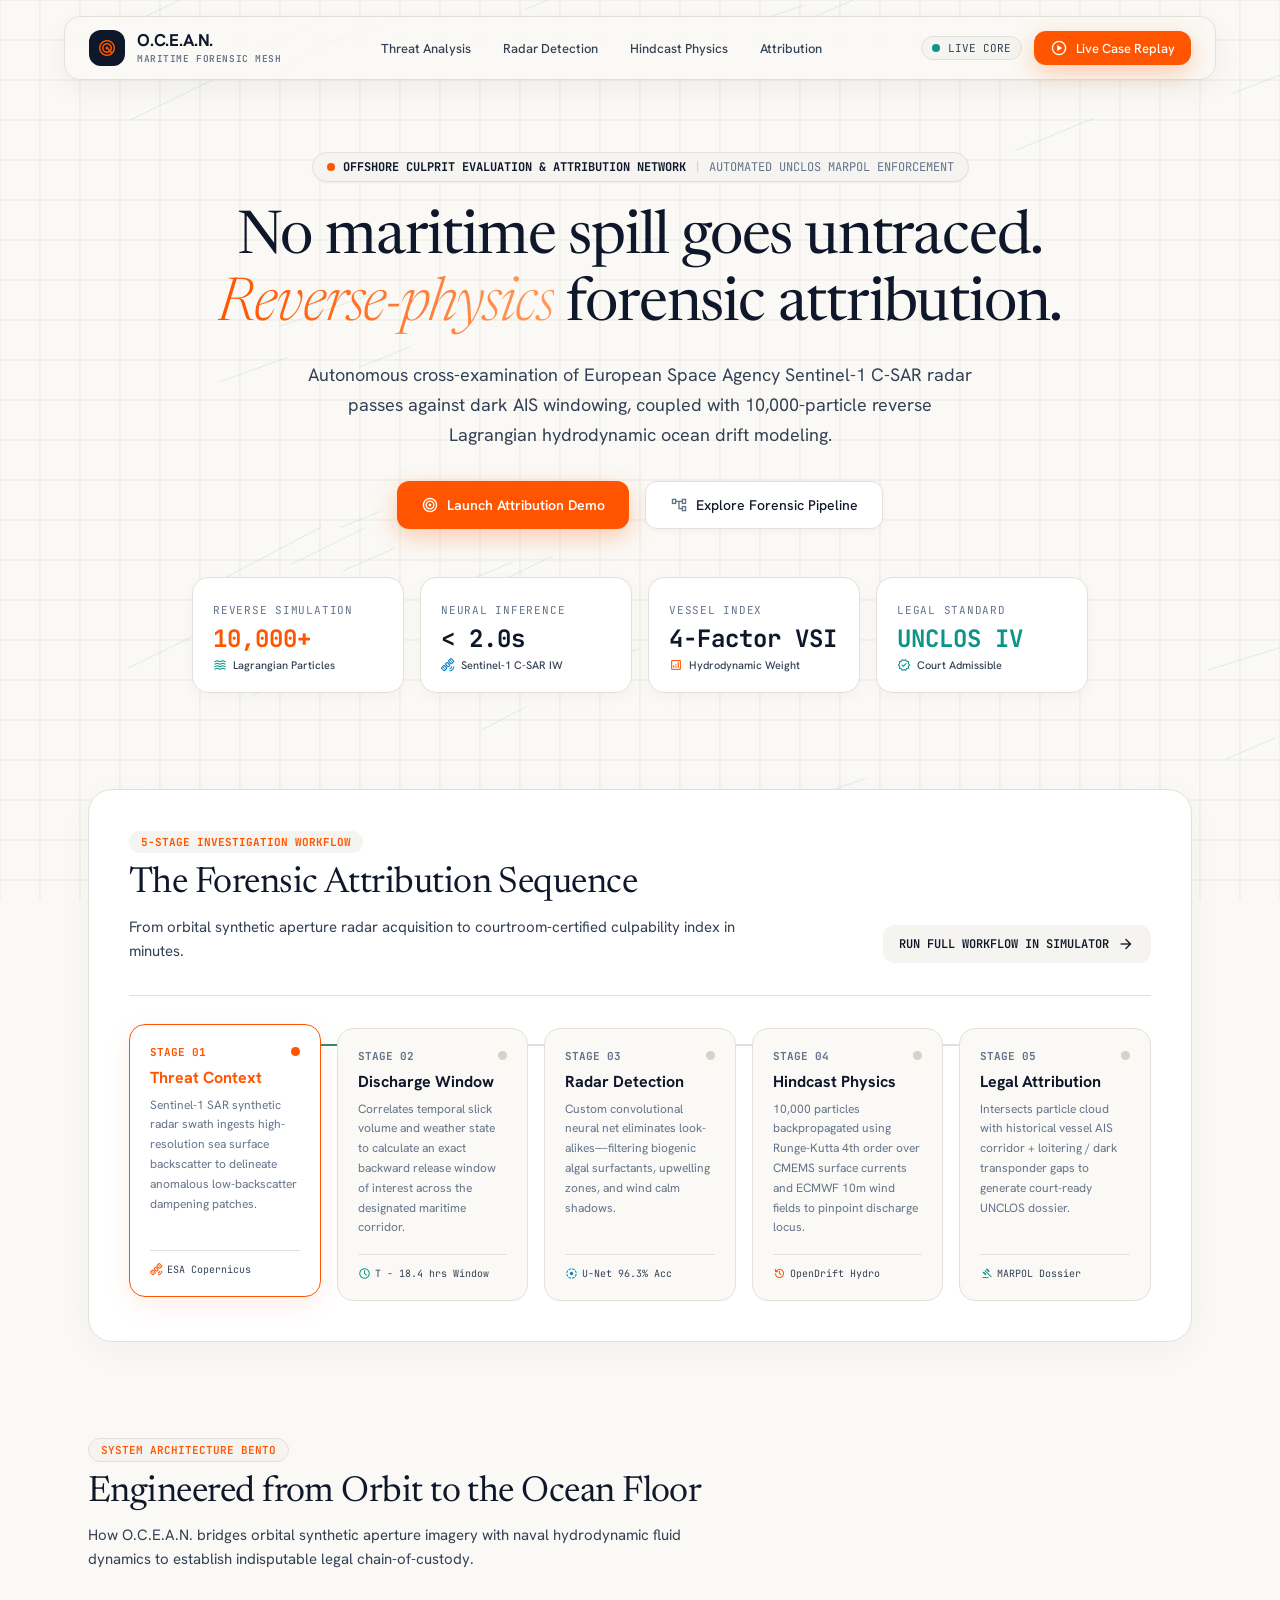
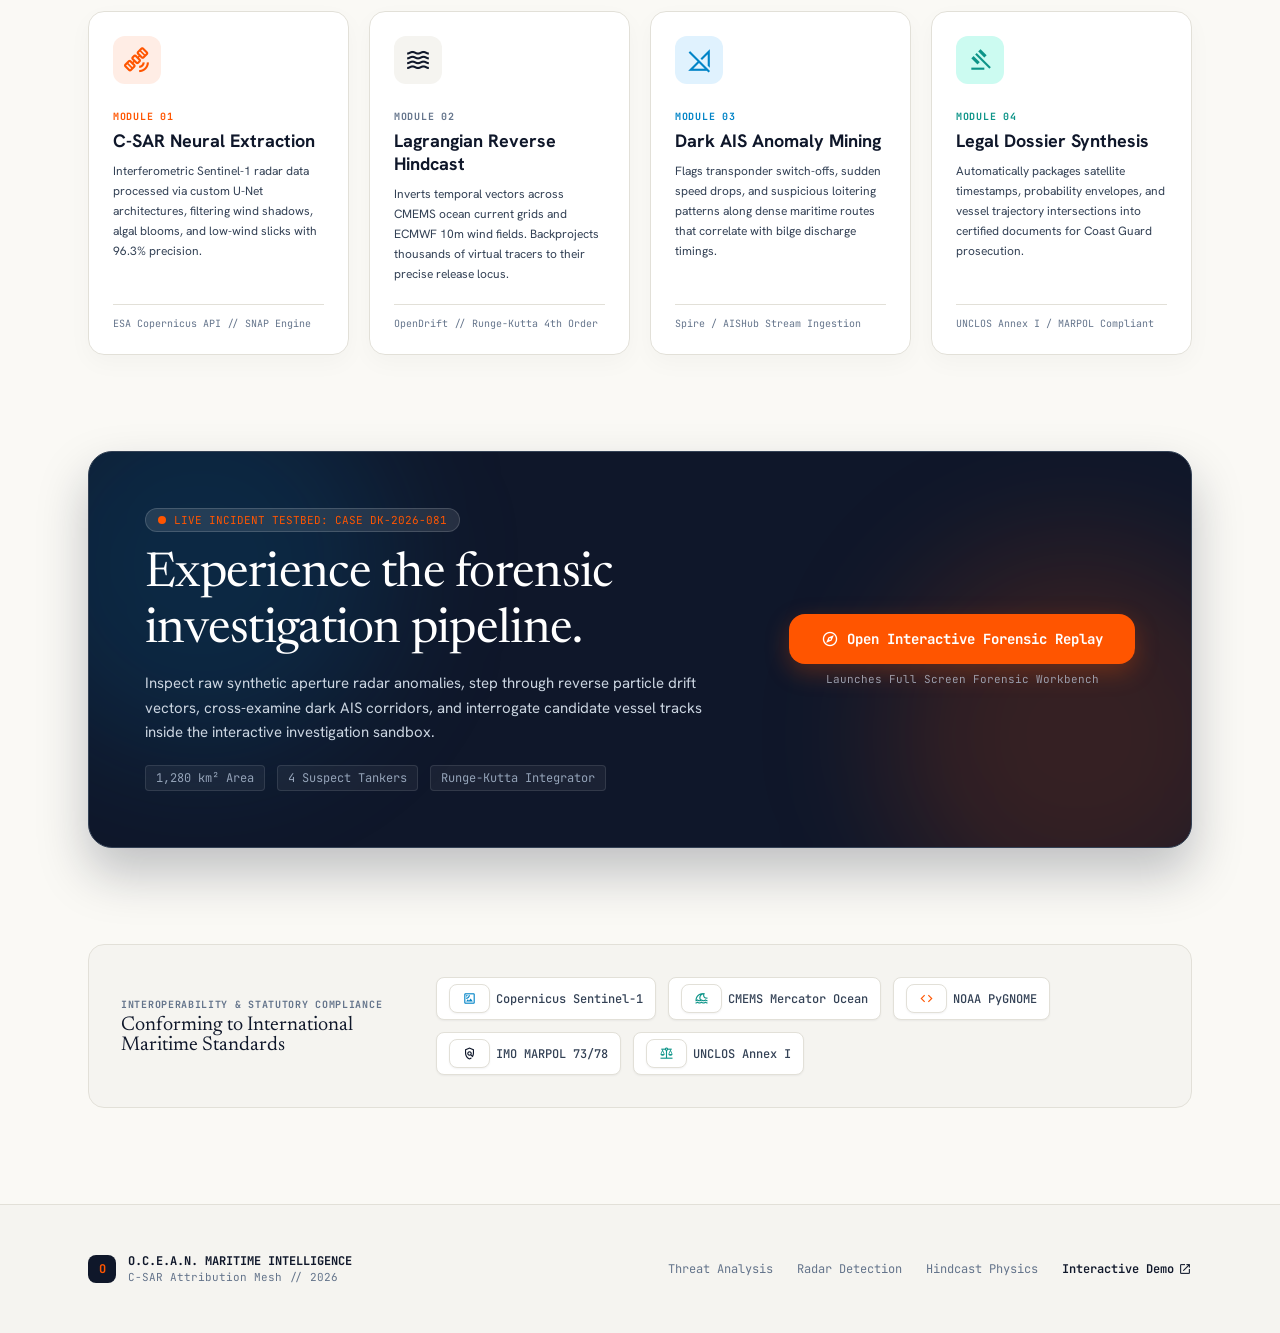
<file: index.html>
<!DOCTYPE html>
<html lang="en">
<head>
<meta charset="utf-8">
<meta name="viewport" content="width=device-width, initial-scale=1">
<title>O.C.E.A.N. — Offshore Culprit Evaluation &amp; Attribution Network</title>
<link rel="preconnect" href="https://fonts.googleapis.com">
<link rel="preconnect" href="https://fonts.gstatic.com" crossorigin>
<link href="https://fonts.googleapis.com/css2?family=Hanken+Grotesk:wght@300..900&family=JetBrains+Mono:wght@400..700&family=Newsreader:ital,opsz,wght@0,6..72,300..800;1,6..72,300..800&display=swap" rel="stylesheet">
<link href="https://fonts.googleapis.com/css2?family=Material+Symbols+Outlined:wght,FILL@100..700,0..1&display=swap" rel="stylesheet">
<link rel="stylesheet" href="styles_indes.css">
</head>
<body>

<canvas id="water-canvas" aria-hidden="true"></canvas>
<div class="cursor-dot" id="cursor-dot"></div>
<div class="cursor-ring" id="cursor-ring"></div>

<header class="nav">
  <div class="nav-inner">
    <a class="brand" href="#">
      <span class="brand-mark"><span class="material-symbols-outlined">radar</span></span>
      <span class="brand-text"><b>O.C.E.A.N.</b><small>Maritime Forensic Mesh</small></span>
    </a>
    <nav class="nav-links">
      <a href="#threat-analysis">Threat Analysis</a>
      <a href="#radar-detection">Radar Detection</a>
      <a href="#hindcast-physics">Hindcast Physics</a>
      <a href="#attribution">Attribution</a>
    </nav>
    <div class="nav-right">
      <span class="live-pill"><i></i>LIVE CORE</span>
      <a class="btn btn-primary btn-sm shimmer" href="demo.html">
        <span class="material-symbols-outlined">play_circle</span>Live Case Replay
      </a>
    </div>
  </div>
</header>

<main>
  <!-- HERO -->
  <section class="hero">
    <div class="badge hero-in" style="--d:0">
      <i class="dot"></i>
      <b>OFFSHORE CULPRIT EVALUATION &amp; ATTRIBUTION NETWORK</b>
      <span class="sep">|</span>
      <span class="muted">AUTOMATED UNCLOS MARPOL ENFORCEMENT</span>
    </div>

    <h1 class="hero-in" style="--d:1">
      No maritime spill goes untraced.<br>
      <em>Reverse-physics</em> forensic attribution.
    </h1>

    <p class="lead hero-in" style="--d:2">
      Autonomous cross-examination of European Space Agency Sentinel-1 C-SAR radar passes against dark AIS windowing, coupled with 10,000-particle reverse Lagrangian hydrodynamic ocean drift modeling.
    </p>

    <div class="cta-row hero-in" style="--d:3">
      <a class="btn btn-primary btn-lg shimmer" href="demo.html">
        <span class="material-symbols-outlined">target</span>Launch Attribution Demo
      </a>
      <a class="btn btn-light btn-lg" href="#pipeline-sequence">
        <span class="material-symbols-outlined muted-ic">account_tree</span>Explore Forensic Pipeline
      </a>
    </div>

    <div class="hud hero-in" style="--d:4">
      <div class="hud-card tilt">
        <span class="mono-label">Reverse Simulation</span>
        <div class="hud-val orange"><span data-count="10000" data-suffix="+">10,000+</span></div>
        <span class="hud-sub"><span class="material-symbols-outlined teal">waves</span>Lagrangian Particles</span>
      </div>
      <div class="hud-card tilt">
        <span class="mono-label">Neural Inference</span>
        <div class="hud-val">&lt; <span data-count="2" data-decimals="1" data-suffix="s">2.0s</span></div>
        <span class="hud-sub"><span class="material-symbols-outlined cyan">satellite_alt</span>Sentinel-1 C-SAR IW</span>
      </div>
      <div class="hud-card tilt">
        <span class="mono-label">Vessel Index</span>
        <div class="hud-val">4-Factor VSI</div>
        <span class="hud-sub"><span class="material-symbols-outlined orange">analytics</span>Hydrodynamic Weight</span>
      </div>
      <div class="hud-card tilt">
        <span class="mono-label">Legal Standard</span>
        <div class="hud-val teal">UNCLOS IV</div>
        <span class="hud-sub"><span class="material-symbols-outlined teal">verified</span>Court Admissible</span>
      </div>
    </div>
  </section>

  <!-- PIPELINE -->
  <section class="section" id="pipeline-sequence">
    <div class="panel reveal">
      <div class="panel-head">
        <div>
          <span class="chip orange">5-STAGE INVESTIGATION WORKFLOW</span>
          <h2>The Forensic Attribution Sequence</h2>
          <p class="sub">From orbital synthetic aperture radar acquisition to courtroom-certified culpability index in minutes.</p>
        </div>
        <a class="btn btn-soft" href="demo.html">RUN FULL WORKFLOW IN SIMULATOR<span class="material-symbols-outlined">arrow_forward</span></a>
      </div>

      <div class="stages-wrap">
        <div class="track"><div class="track-fill" id="stage-progress"></div></div>
        <div class="stages" id="stages">
          <article class="stage active" data-stage="1">
            <div>
              <div class="stage-top"><span class="stage-no">Stage 01</span><span class="stage-dot"></span></div>
              <h3>Threat Context</h3>
              <p>Sentinel-1 SAR synthetic radar swath ingests high-resolution sea surface backscatter to delineate anomalous low-backscatter dampening patches.</p>
            </div>
            <div class="stage-foot"><span class="material-symbols-outlined orange">satellite_alt</span>ESA Copernicus</div>
          </article>
          <article class="stage" data-stage="2">
            <div>
              <div class="stage-top"><span class="stage-no">Stage 02</span><span class="stage-dot"></span></div>
              <h3>Discharge Window</h3>
              <p>Correlates temporal slick volume and weather state to calculate an exact backward release window of interest across the designated maritime corridor.</p>
            </div>
            <div class="stage-foot"><span class="material-symbols-outlined teal">schedule</span>T - 18.4 hrs Window</div>
          </article>
          <article class="stage" data-stage="3">
            <div>
              <div class="stage-top"><span class="stage-no">Stage 03</span><span class="stage-dot"></span></div>
              <h3>Radar Detection</h3>
              <p>Custom convolutional neural net eliminates look-alikes—filtering biogenic algal surfactants, upwelling zones, and wind calm shadows.</p>
            </div>
            <div class="stage-foot"><span class="material-symbols-outlined cyan">filter_tilt_shift</span>U-Net 96.3% Acc</div>
          </article>
          <article class="stage" data-stage="4">
            <div>
              <div class="stage-top"><span class="stage-no">Stage 04</span><span class="stage-dot"></span></div>
              <h3>Hindcast Physics</h3>
              <p>10,000 particles backpropagated using Runge-Kutta 4th order over CMEMS surface currents and ECMWF 10m wind fields to pinpoint discharge locus.</p>
            </div>
            <div class="stage-foot"><span class="material-symbols-outlined orange">history</span>OpenDrift Hydro</div>
          </article>
          <article class="stage" data-stage="5">
            <div>
              <div class="stage-top"><span class="stage-no">Stage 05</span><span class="stage-dot"></span></div>
              <h3>Legal Attribution</h3>
              <p>Intersects particle cloud with historical vessel AIS corridor + loitering / dark transponder gaps to generate court-ready UNCLOS dossier.</p>
            </div>
            <div class="stage-foot"><span class="material-symbols-outlined teal">gavel</span>MARPOL Dossier</div>
          </article>
        </div>
      </div>
    </div>
  </section>

  <!-- ARCHITECTURE -->
  <section class="section" id="threat-analysis">
    <div class="reveal">
      <span class="chip orange outline">SYSTEM ARCHITECTURE BENTO</span>
      <h2 id="radar-detection">Engineered from Orbit to the Ocean Floor</h2>
      <p class="sub" id="hindcast-physics">How O.C.E.A.N. bridges orbital synthetic aperture imagery with naval hydrodynamic fluid dynamics to establish indisputable legal chain-of-custody.</p>
    </div>

    <div class="bento">
      <article class="module tilt reveal" style="--i:0">
        <div>
          <div class="ic-box" style="background:#FFEDE5;color:#FF5500"><span class="material-symbols-outlined">satellite_alt</span></div>
          <span class="mod-no" style="color:#FF5500">Module 01</span>
          <h3>C-SAR Neural Extraction</h3>
          <p>Interferometric Sentinel-1 radar data processed via custom U-Net architectures, filtering wind shadows, algal blooms, and low-wind slicks with 96.3% precision.</p>
        </div>
        <div class="mod-foot">ESA Copernicus API // SNAP Engine</div>
      </article>
      <article class="module tilt reveal" style="--i:1">
        <div>
          <div class="ic-box" style="background:#F5F4F0;color:#0F172A"><span class="material-symbols-outlined">waves</span></div>
          <span class="mod-no" style="color:#64748B">Module 02</span>
          <h3>Lagrangian Reverse Hindcast</h3>
          <p>Inverts temporal vectors across CMEMS ocean current grids and ECMWF 10m wind fields. Backprojects thousands of virtual tracers to their precise release locus.</p>
        </div>
        <div class="mod-foot">OpenDrift // Runge-Kutta 4th Order</div>
      </article>
      <article class="module tilt reveal" style="--i:2">
        <div>
          <div class="ic-box" style="background:#E0F2FE;color:#0284C7"><span class="material-symbols-outlined">signal_cellular_off</span></div>
          <span class="mod-no" style="color:#0284C7">Module 03</span>
          <h3>Dark AIS Anomaly Mining</h3>
          <p>Flags transponder switch-offs, sudden speed drops, and suspicious loitering patterns along dense maritime routes that correlate with bilge discharge timings.</p>
        </div>
        <div class="mod-foot">Spire / AISHub Stream Ingestion</div>
      </article>
      <article class="module tilt reveal" style="--i:3" id="attribution">
        <div>
          <div class="ic-box" style="background:#CCFBF1;color:#0D9488"><span class="material-symbols-outlined">gavel</span></div>
          <span class="mod-no" style="color:#0D9488">Module 04</span>
          <h3>Legal Dossier Synthesis</h3>
          <p>Automatically packages satellite timestamps, probability envelopes, and vessel trajectory intersections into certified documents for Coast Guard prosecution.</p>
        </div>
        <div class="mod-foot">UNCLOS Annex I / MARPOL Compliant</div>
      </article>
    </div>
  </section>

  <!-- CTA -->
  <section class="section">
    <div class="cta-panel reveal">
      <div class="glow g1"></div><div class="glow g2"></div>
      <div class="cta-body">
        <div class="cta-text">
          <span class="chip dark"><i class="ping"></i>LIVE INCIDENT TESTBED: CASE DK-2026-081</span>
          <h2>Experience the forensic investigation pipeline.</h2>
          <p>Inspect raw synthetic aperture radar anomalies, step through reverse particle drift vectors, cross-examine dark AIS corridors, and interrogate candidate vessel tracks inside the interactive investigation sandbox.</p>
          <div class="tags"><span>1,280 km² Area</span><span>4 Suspect Tankers</span><span>Runge-Kutta Integrator</span></div>
        </div>
        <div class="cta-action">
          <a class="btn btn-primary btn-xl shimmer" href="demo.html"><span class="material-symbols-outlined">explore</span>Open Interactive Forensic Replay</a>
          <small>Launches Full Screen Forensic Workbench</small>
        </div>
      </div>
    </div>
  </section>

  <!-- COMPLIANCE -->
  <section class="section">
    <div class="compliance reveal">
      <div>
        <span class="mono-label strong">INTEROPERABILITY &amp; STATUTORY COMPLIANCE</span>
        <h3>Conforming to International Maritime Standards</h3>
      </div>
      <div class="badges">
        <span><span class="material-symbols-outlined cyan">satellite</span>Copernicus Sentinel-1</span>
        <span><span class="material-symbols-outlined teal">tsunami</span>CMEMS Mercator Ocean</span>
        <span><span class="material-symbols-outlined orange">code</span>NOAA PyGNOME</span>
        <span><span class="material-symbols-outlined ink">policy</span>IMO MARPOL 73/78</span>
        <span><span class="material-symbols-outlined teal">balance</span>UNCLOS Annex I</span>
      </div>
    </div>
  </section>
</main>

<footer class="footer">
  <div class="footer-inner">
    <div class="foot-brand">
      <span class="foot-mark">O</span>
      <div><b>O.C.E.A.N. MARITIME INTELLIGENCE</b><small>C-SAR Attribution Mesh // 2026</small></div>
    </div>
    <div class="foot-links">
      <a href="#threat-analysis">Threat Analysis</a>
      <a href="#radar-detection">Radar Detection</a>
      <a href="#hindcast-physics">Hindcast Physics</a>
      <a class="demo-link" href="demo.html">Interactive Demo<span class="material-symbols-outlined">open_in_new</span></a>
    </div>
  </div>
</footer>

<script src="script_index.js"></script>
</body>
</html>
</file>
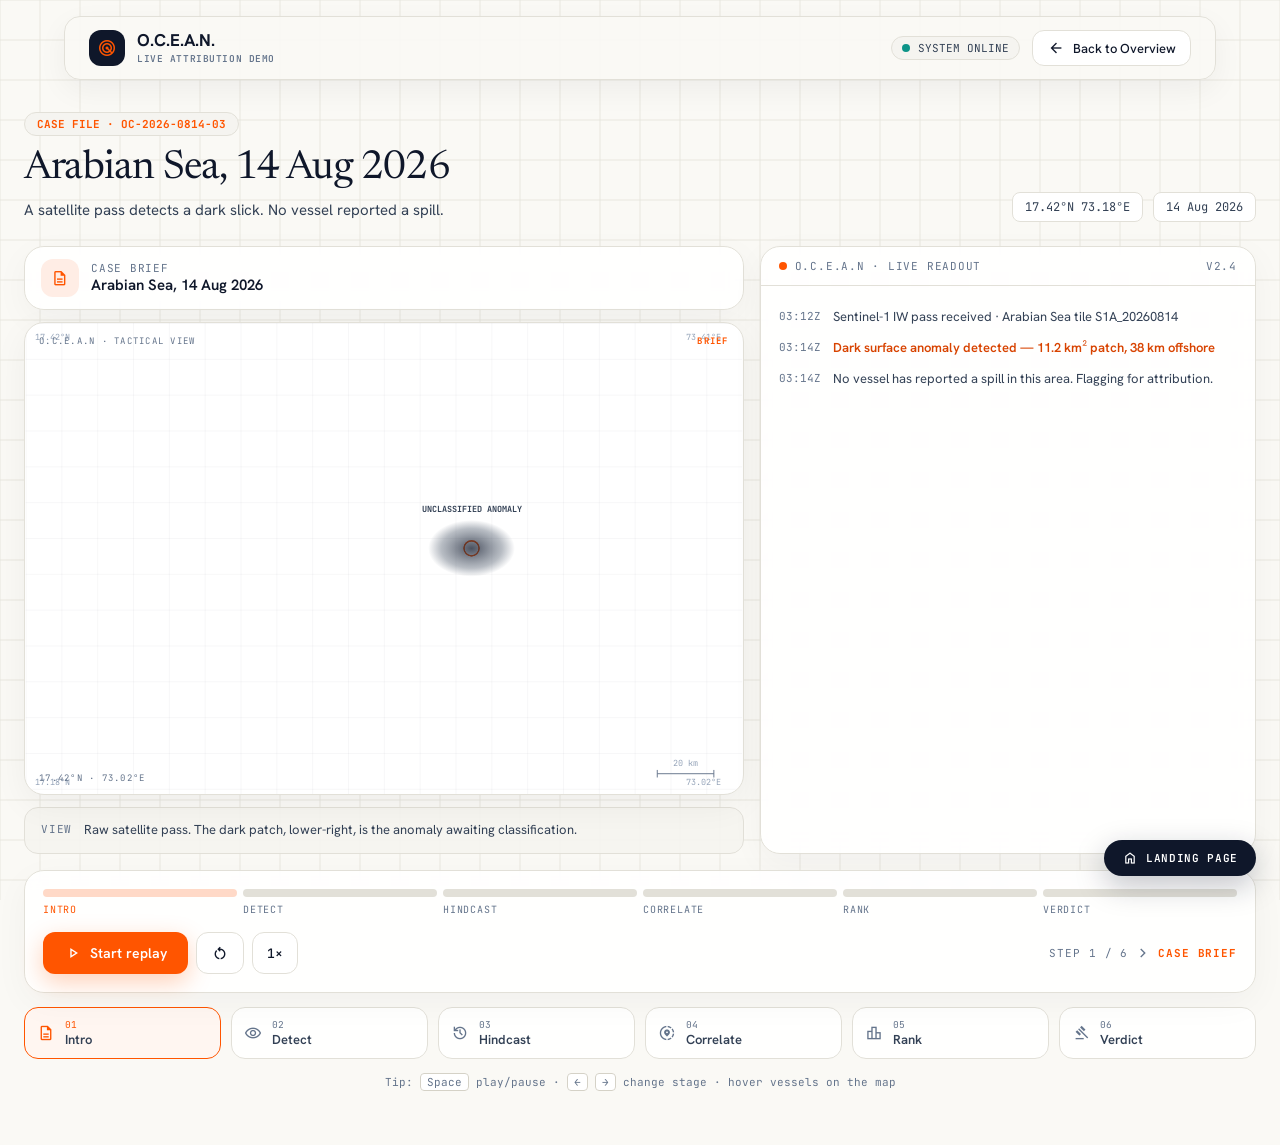
<file: demo.html>
<!DOCTYPE html>
<html lang="en">
<head>
<meta charset="UTF-8">
<meta name="viewport" content="width=device-width, initial-scale=1.0">
<title>O.C.E.A.N — Live Attribution Demo</title>
<meta name="description" content="O.C.E.A.N interactive demo — satellite oil spill detection, hindcasting, AIS attribution, Vessel Suspicion Index.">
<link rel="preconnect" href="https://fonts.googleapis.com">
<link rel="preconnect" href="https://fonts.gstatic.com" crossorigin>
<link href="https://fonts.googleapis.com/css2?family=Hanken+Grotesk:wght@300..900&family=JetBrains+Mono:wght@400..700&family=Newsreader:ital,opsz,wght@0,6..72,300..800;1,6..72,300..800&display=swap" rel="stylesheet">
<link href="https://fonts.googleapis.com/css2?family=Material+Symbols+Outlined:wght,FILL@100..700,0..1&display=swap" rel="stylesheet">
<link rel="stylesheet" href="demo.css">
</head>
<body>
<canvas id="water" aria-hidden="true"></canvas>

<header class="nav"><div class="nav-inner">
  <a href="index.html" class="brand">
    <span class="brand-mark"><span class="material-symbols-outlined">radar</span></span>
    <span class="brand-text"><b>O.C.E.A.N.</b><small>Live Attribution Demo</small></span>
  </a>
  <div class="nav-right">
    <span class="live-pill"><i></i>SYSTEM ONLINE</span>
    <a href="index.html" class="btn btn-light btn-sm"><span class="material-symbols-outlined">arrow_back</span>Back to Overview</a>
  </div>
</div></header>

<section class="case-header"><div class="case-inner">
  <div>
    <span class="chip">CASE FILE · OC-2026-0814-03</span>
    <h1 id="caseTitle">Arabian Sea, 14 Aug 2026</h1>
    <p id="caseBlurb">A satellite pass detects a dark slick. No vessel reported a spill.</p>
  </div>
  <div class="case-meta"><span>17.42°N 73.18°E</span><span>14 Aug 2026</span></div>
</div></section>

<main>
  <div class="dashboard">
    <div class="col">
      <div class="panel stage-banner">
        <span class="stage-ic"><span class="material-symbols-outlined" id="stageIc">description</span></span>
        <div><div class="mono-label orange" id="stageLbl">Case Brief</div><div class="stage-title" id="stageTitle">Arabian Sea, 14 Aug 2026</div></div>
        <div class="verdict-badge" id="verdictBadge"><i></i>Suspect identified</div>
      </div>

      <div class="map-wrap" id="mapWrap">
        <div class="hud hud-l">O.C.E.A.N · TACTICAL VIEW</div>
        <div class="hud hud-r" id="mapHudR">BRIEF</div>
        <div class="hud hud-b" id="coords">17.42°N · 73.02°E</div>
        <div class="scan-line" id="scanLine"></div>
        <div class="tip" id="tip"></div>
        <svg id="map" viewBox="0 0 760 500">
          <defs>
            <pattern id="mg" width="38" height="38" patternUnits="userSpaceOnUse"><path d="M38 0L0 0 0 38" fill="none" stroke="rgba(15,23,42,.07)"/></pattern>
            <radialGradient id="sg"><stop offset="0" stop-color="#0F172A" stop-opacity=".75"/><stop offset=".7" stop-color="#334155" stop-opacity=".35"/><stop offset="1" stop-color="#334155" stop-opacity="0"/></radialGradient>
          </defs>
          <rect width="760" height="500" fill="url(#mg)"/>
          <g class="axis"><text x="10" y="18">17.42°N</text><text x="10" y="490">17.18°N</text><text x="700" y="18">73.41°E</text><text x="700" y="490">73.02°E</text></g>
          <path d="M670 478H730M670 474V482M730 474V482" stroke="#64748B"/><text x="700" y="470" text-anchor="middle" class="axis-t">20 km</text>

          <g class="sv" data-max="1"><circle cx="473" cy="239" r="8" class="rng pr"/><circle cx="473" cy="239" r="8" class="rng pr" style="animation-delay:1.2s"/></g>
          <path class="sv" data-min="2" id="hcLine" d="M473 239L267 349" fill="none" stroke="#0D9488" stroke-width="1.6" stroke-dasharray="6 5"/>
          <g class="sv" data-min="2"><circle cx="267" cy="349" r="9" class="rng-o pr"/><circle cx="267" cy="349" r="3.5" fill="#FF5500"/>
            <text x="267" y="370" text-anchor="middle" class="o-t">EST. ORIGIN</text><text x="267" y="382" text-anchor="middle" class="o-s">13 Aug · 14:20Z</text></g>
          <g id="slick" class="slick">
            <ellipse cx="473" cy="239" rx="46" ry="30" fill="url(#sg)"/>
            <path class="sv slick-edge" data-min="1" d="M500 225L516 215L527 219L533 226L533 237L529 246L521 251L512 253L503 251L495 246L490 239L490 230Z"/>
            <text x="473" y="200" text-anchor="middle" class="s-t" id="slickLbl">UNCLASSIFIED ANOMALY</text>
          </g>
          <g id="particles" class="sv" data-min="2"></g>
          <line class="sv" data-min="5" x1="279" y1="229" x2="267" y2="349" stroke="#FF5500" stroke-width="1.4" stroke-dasharray="3 4"/>
          <g id="tracks" class="sv" data-min="3"></g>
          <g id="ships" class="sv" data-min="3"></g>
        </svg>
      </div>
      <div class="caption-bar"><span class="mono-label">View</span><span id="captionTxt">Raw satellite pass. The dark patch is the anomaly awaiting classification.</span></div>
    </div>

    <div class="panel ai-panel">
      <div class="ai-hdr"><span class="mono-label orange"><i class="dot"></i>O.C.E.A.N · Live readout</span><span class="mono-label">v2.4</span></div>
      <div class="ai-body" id="aiBody"></div>
    </div>
  </div>

  <div class="panel controller">
    <div class="tl-track" id="tlTrack"></div>
    <div class="ctrl-btns">
      <div class="btn-grp">
        <button class="btn btn-primary shimmer" id="playBtn"></button>
        <button class="btn btn-light btn-sm" id="resetBtn" title="Reset"><span class="material-symbols-outlined">restart_alt</span></button>
        <button class="btn btn-light btn-sm mono" id="speedBtn" title="Playback speed">1×</button>
      </div>
      <div class="ctrl-info" id="ctrlInfo"></div>
    </div>
  </div>
  <div class="quick-nav" id="quickNav"></div>
  <p class="kbd-hint">Tip: <kbd>Space</kbd> play/pause · <kbd>←</kbd> <kbd>→</kbd> change stage · hover vessels on the map</p>
</main>

<a href="index.html" class="back-float"><span class="material-symbols-outlined">home</span>Landing Page</a>
<script src="demo.js"></script>
</body>
</html>
</file>
<file: styles_indes.css>
:root{
  --bg:#FAF9F5; --ink:#0F172A; --ink2:#334155; --meta:#64748B;
  --line:#E2E0D8; --line2:#D5D2C7; --elev:#F5F4F0;
  --or:#FF5500; --ord:#D84300; --teal:#0D9488; --cyan:#0284C7;
  --serif:'Newsreader',Georgia,serif; --sans:'Hanken Grotesk',-apple-system,sans-serif; --mono:'JetBrains Mono',monospace;
}
*{box-sizing:border-box;margin:0;padding:0}
html{scroll-behavior:smooth}
body{background:var(--bg);color:var(--ink);font-family:var(--sans);-webkit-font-smoothing:antialiased;min-height:100vh;display:flex;flex-direction:column;overflow-x:hidden}
::selection{background:var(--or);color:#fff}
a{color:inherit;text-decoration:none}
.material-symbols-outlined{font-size:18px;line-height:1;font-variation-settings:'wght' 400}
.orange{color:var(--or)}.teal{color:var(--teal)}.cyan{color:var(--cyan)}.ink{color:var(--ink)}.muted-ic{color:var(--meta)}

/* water canvas */
#water-canvas{position:fixed;inset:0;width:100%;height:100%;z-index:0;pointer-events:none}
main,.footer{position:relative;z-index:1}

/* custom cursor */
.cursor-dot,.cursor-ring{position:fixed;top:0;left:0;pointer-events:none;z-index:100;border-radius:50%;transform:translate(-50%,-50%);opacity:0;transition:opacity .3s}
.cursor-dot{width:6px;height:6px;background:var(--or)}
.cursor-ring{width:34px;height:34px;border:1.5px solid rgba(255,85,0,.55);transition:width .25s,height .25s,background .25s,opacity .3s}
.cursor-ring.active{width:56px;height:56px;background:rgba(255,85,0,.08)}
.cursor-on .cursor-dot,.cursor-on .cursor-ring{opacity:1}
@media(hover:none){.cursor-dot,.cursor-ring{display:none}}

/* nav */
.nav{position:fixed;top:16px;left:50%;transform:translateX(-50%);z-index:50;width:94%;max-width:1152px;animation:navIn .8s cubic-bezier(.2,.8,.2,1) both}
@keyframes navIn{from{opacity:0;transform:translate(-50%,-24px)}to{opacity:1;transform:translate(-50%,0)}}
.nav-inner{height:64px;padding:0 24px;border-radius:16px;background:rgba(250,249,245,.88);backdrop-filter:blur(18px);border:1px solid var(--line);box-shadow:0 10px 30px rgba(15,23,42,.05);display:flex;align-items:center;justify-content:space-between;gap:16px;transition:box-shadow .3s}
.nav.scrolled .nav-inner{box-shadow:0 14px 40px rgba(15,23,42,.1)}
.brand{display:flex;align-items:center;gap:12px}
.brand-mark{width:36px;height:36px;border-radius:12px;background:var(--ink);color:var(--or);display:grid;place-items:center;transition:transform .25s}
.brand-mark .material-symbols-outlined{font-size:20px;animation:spin 8s linear infinite}
@keyframes spin{to{transform:rotate(360deg)}}
.brand:hover .brand-mark{transform:scale(1.08)}
.brand-text{display:flex;flex-direction:column}
.brand-text b{font-size:17px;letter-spacing:-.01em;line-height:1}
.brand-text small{font-family:var(--mono);font-size:9.5px;text-transform:uppercase;letter-spacing:.06em;color:var(--meta);font-weight:600;margin-top:3px}
.nav-links{display:none;gap:4px}
.nav-links a{padding:6px 14px;border-radius:8px;font-size:13px;font-weight:500;color:var(--ink2);transition:.2s}
.nav-links a:hover{background:var(--elev);color:var(--ink)}
@media(min-width:1024px){.nav-links{display:flex}}
.nav-right{display:flex;align-items:center;gap:12px}
.live-pill{display:none;align-items:center;gap:8px;padding:4px 10px;border-radius:99px;background:var(--elev);border:1px solid var(--line);font:11px var(--mono);color:var(--ink2)}
.live-pill i{width:8px;height:8px;border-radius:50%;background:var(--teal);animation:pulse 1.6s infinite}
@media(min-width:640px){.live-pill{display:inline-flex}}
@keyframes pulse{0%{box-shadow:0 0 0 0 rgba(13,148,136,.5)}70%{box-shadow:0 0 0 7px rgba(13,148,136,0)}100%{box-shadow:0 0 0 0 rgba(13,148,136,0)}}

/* buttons */
.btn{display:inline-flex;align-items:center;justify-content:center;gap:8px;border-radius:12px;font-weight:600;transition:transform .2s,box-shadow .2s,background .2s;position:relative;overflow:hidden}
.btn:hover{transform:translateY(-2px) scale(1.02)}.btn:active{transform:scale(.98)}
.btn-primary{background:var(--or);color:#fff;box-shadow:0 8px 24px rgba(255,85,0,.28)}
.btn-primary:hover{background:var(--ord);box-shadow:0 12px 32px rgba(255,85,0,.4)}
.btn-sm{padding:8px 16px;font-size:13px;font-weight:500}
.btn-lg{padding:14px 24px;font-size:14px}
.btn-xl{padding:16px 32px;font:700 14px var(--mono);border-radius:16px}
.btn-light{background:#fff;border:1px solid var(--line);color:var(--ink);font-weight:500;box-shadow:0 2px 8px rgba(15,23,42,.04)}
.btn-light:hover{background:var(--elev)}
.btn-soft{background:var(--elev);font:600 12px var(--mono);padding:10px 16px;flex-shrink:0}
.btn-soft:hover{background:var(--line)}
.btn-soft .material-symbols-outlined{transition:transform .2s}.btn-soft:hover .material-symbols-outlined{transform:translateX(4px)}
.shimmer::after{content:"";position:absolute;top:0;left:-120%;width:60%;height:100%;background:linear-gradient(100deg,transparent,rgba(255,255,255,.35),transparent);transform:skewX(-20deg);animation:shimmer 3.5s ease-in-out infinite}
@keyframes shimmer{0%,60%{left:-120%}100%{left:160%}}

/* hero */
.hero{max-width:1152px;margin:0 auto;padding:152px 24px 48px;display:flex;flex-direction:column;align-items:center;text-align:center}
.hero-in{opacity:0;transform:translateY(26px);animation:rise .9s cubic-bezier(.2,.8,.2,1) forwards;animation-delay:calc(var(--d)*.12s + .15s)}
@keyframes rise{to{opacity:1;transform:none}}
.badge{display:inline-flex;flex-wrap:wrap;justify-content:center;align-items:center;gap:8px;padding:6px 14px;border-radius:99px;background:var(--elev);border:1px solid var(--line);font:12px var(--mono);color:var(--ink2);margin-bottom:24px;box-shadow:0 1px 2px rgba(15,23,42,.05)}
.badge b{color:var(--ink)}.badge .dot{width:8px;height:8px;border-radius:50%;background:var(--or);animation:pulse2 1.8s infinite}
@keyframes pulse2{0%{box-shadow:0 0 0 0 rgba(255,85,0,.5)}70%{box-shadow:0 0 0 7px rgba(255,85,0,0)}100%{box-shadow:0 0 0 0 rgba(255,85,0,0)}}
.badge .sep{color:var(--line2)}.badge .muted{color:var(--meta)}
@media(max-width:639px){.badge .sep,.badge .muted{display:none}}
h1{font:400 clamp(36px,6vw,60px)/1.12 var(--serif);letter-spacing:-.02em;max-width:900px}
h1 em{font-style:italic;font-weight:300;color:var(--or);background:linear-gradient(90deg,var(--or),#ff9a5c,var(--or));background-size:200% 100%;-webkit-background-clip:text;background-clip:text;-webkit-text-fill-color:transparent;animation:flow 5s linear infinite}
@keyframes flow{to{background-position:-200% 0}}
.lead{margin-top:20px;font-size:clamp(16px,2vw,18px);line-height:1.65;color:var(--ink2);max-width:672px}
.cta-row{margin-top:32px;display:flex;flex-wrap:wrap;justify-content:center;gap:16px}

.hud{margin-top:48px;display:grid;grid-template-columns:repeat(2,1fr);gap:12px;width:100%;max-width:896px}
@media(min-width:1024px){.hud{grid-template-columns:repeat(4,1fr);gap:16px}}
.hud-card{padding:20px;border-radius:16px;background:#fff;border:1px solid var(--line);box-shadow:0 4px 16px rgba(15,23,42,.03);text-align:left}
.mono-label{font:11px var(--mono);text-transform:uppercase;letter-spacing:.07em;color:var(--meta)}
.mono-label.strong{font-size:10px;font-weight:700;display:block}
.hud-val{margin-top:4px;font:700 24px var(--mono);white-space:nowrap}
.hud-sub{display:flex;align-items:center;gap:6px;margin-top:4px;font-size:11px;font-weight:500;color:var(--ink2)}
.hud-sub .material-symbols-outlined{font-size:14px}

/* sections / panels */
.section{max-width:1152px;margin:0 auto;padding:48px 24px;width:100%}
h2{font:400 clamp(28px,4vw,36px)/1.2 var(--serif);letter-spacing:-.015em;margin-top:10px}
.sub{margin-top:8px;font-size:15px;line-height:1.6;color:var(--ink2);max-width:640px}
.chip{display:inline-flex;align-items:center;gap:8px;padding:4px 12px;border-radius:99px;background:var(--elev);font:700 11px var(--mono)}
.chip.orange{color:var(--or)}.chip.outline{border:1px solid var(--line);font-weight:600}
.chip.dark{background:rgba(255,255,255,.1);border:1px solid rgba(255,255,255,.15);color:var(--or);font-weight:400}
.ping{width:8px;height:8px;border-radius:50%;background:var(--or);animation:pulse2 1.5s infinite}
.panel{border-radius:24px;background:#fff;border:1px solid var(--line);padding:clamp(24px,4vw,40px);box-shadow:0 10px 35px rgba(15,23,42,.04)}
.panel-head{display:flex;flex-direction:column;gap:16px;padding-bottom:32px;border-bottom:1px solid var(--line)}
@media(min-width:768px){.panel-head{flex-direction:row;align-items:flex-end;justify-content:space-between}}

/* stages */
.stages-wrap{position:relative;padding-top:32px}
.track{display:none;position:absolute;top:48px;left:40px;right:40px;height:2px;background:var(--line);z-index:0}
.track-fill{height:100%;width:20%;background:linear-gradient(90deg,var(--or),var(--teal));transition:width .6s cubic-bezier(.4,0,.2,1)}
@media(min-width:768px){.track{display:block}}
.stages{display:grid;grid-template-columns:1fr;gap:16px;position:relative;z-index:1}
@media(min-width:768px){.stages{grid-template-columns:repeat(5,1fr)}}
.stage{padding:20px;border-radius:16px;background:var(--bg);border:1px solid var(--line);cursor:pointer;display:flex;flex-direction:column;justify-content:space-between;transition:.35s cubic-bezier(.2,.8,.2,1)}
.stage:hover{border-color:var(--or);background:#fff;transform:translateY(-4px)}
.stage.active{background:#fff;border-color:var(--or);box-shadow:0 8px 25px rgba(255,85,0,.1);transform:translateY(-4px)}
.stage-top{display:flex;justify-content:space-between;align-items:center}
.stage-no{font:700 11px var(--mono);text-transform:uppercase;color:var(--meta);transition:color .3s}
.stage.active .stage-no{color:var(--or)}
.stage-dot{width:9px;height:9px;border-radius:50%;background:var(--line2);transition:.3s}
.stage.active .stage-dot{background:var(--or);animation:pulse2 1.6s infinite}
.stage h3{font-size:16px;font-weight:700;margin-top:8px;transition:color .2s}
.stage:hover h3,.stage.active h3{color:var(--or)}
.stage p{font-size:12px;line-height:1.65;color:var(--meta);margin-top:8px}
.stage-foot{margin-top:16px;padding-top:12px;border-top:1px solid var(--line);font:10px var(--mono);color:var(--ink2);display:flex;align-items:center;gap:4px}
.stage-foot .material-symbols-outlined{font-size:13px}

/* bento */
.bento{margin-top:40px;display:grid;grid-template-columns:1fr;gap:20px}
@media(min-width:768px){.bento{grid-template-columns:repeat(2,1fr)}}
@media(min-width:1024px){.bento{grid-template-columns:repeat(4,1fr)}}
.module{padding:24px;border-radius:16px;background:#fff;border:1px solid var(--line);box-shadow:0 8px 25px rgba(15,23,42,.03);display:flex;flex-direction:column;justify-content:space-between}
.ic-box{width:48px;height:48px;border-radius:12px;display:grid;place-items:center;margin-bottom:20px;transition:transform .3s}
.ic-box .material-symbols-outlined{font-size:26px}
.module:hover .ic-box{transform:scale(1.1) rotate(-6deg)}
.mod-no{font:700 10px var(--mono);text-transform:uppercase;letter-spacing:.07em}
.module h3{font-size:18px;font-weight:700;margin-top:4px}
.module p{font-size:12px;line-height:1.65;color:var(--ink2);margin-top:10px}
.mod-foot{margin-top:20px;padding-top:12px;border-top:1px solid var(--line);font:10px var(--mono);color:var(--meta)}

/* CTA */
.cta-panel{position:relative;overflow:hidden;border-radius:24px;background:var(--ink);color:#fff;padding:clamp(28px,5vw,56px);border:1px solid var(--ink2);box-shadow:0 25px 50px rgba(15,23,42,.25)}
.glow{position:absolute;width:384px;height:384px;border-radius:50%;filter:blur(64px);pointer-events:none}
.g1{right:-80px;bottom:-80px;background:rgba(255,85,0,.16);animation:float 9s ease-in-out infinite}
.g2{left:-80px;top:-80px;background:rgba(2,132,199,.16);animation:float 11s ease-in-out infinite reverse}
@keyframes float{50%{transform:translate(30px,-24px) scale(1.1)}}
.cta-body{position:relative;display:flex;flex-direction:column;gap:32px}
@media(min-width:1024px){.cta-body{flex-direction:row;align-items:center;justify-content:space-between}}
.cta-text{max-width:672px}
.cta-text h2{font-size:clamp(30px,5vw,48px);line-height:1.15;margin-top:16px}
.cta-text p{margin-top:12px;font-size:15px;line-height:1.65;color:#cbd5e1;max-width:576px}
.tags{margin-top:20px;display:flex;flex-wrap:wrap;gap:12px;font:12px var(--mono);color:#94a3b8}
.tags span{padding:4px 10px;border-radius:4px;background:rgba(255,255,255,.05);border:1px solid rgba(255,255,255,.1)}
.cta-action{flex-shrink:0;text-align:center}
.cta-action small{display:block;margin-top:8px;font:11px var(--mono);color:#94a3b8}

/* compliance */
.compliance{border-radius:16px;background:var(--elev);border:1px solid var(--line);padding:clamp(24px,4vw,32px);display:flex;flex-direction:column;gap:24px;align-items:center;justify-content:space-between}
@media(min-width:768px){.compliance{flex-direction:row}}
.compliance h3{font:400 20px var(--serif);margin-top:4px}
.badges{display:flex;flex-wrap:wrap;gap:12px;font:500 12px var(--mono);color:var(--ink2)}
.badges span{padding:6px 12px;border-radius:8px;background:#fff;border:1px solid var(--line);box-shadow:0 1px 2px rgba(15,23,42,.05);display:flex;align-items:center;gap:6px;transition:.25s}
.badges span:hover{transform:translateY(-3px);border-color:var(--or)}
.badges .material-symbols-outlined{font-size:15px}

/* footer */
.footer{background:var(--elev);border-top:1px solid var(--line);margin-top:48px}
.footer-inner{max-width:1152px;margin:0 auto;padding:48px 24px;display:flex;flex-direction:column;gap:24px;align-items:center;justify-content:space-between;font:12px var(--mono);color:var(--meta)}
@media(min-width:640px){.footer-inner{flex-direction:row}}
.foot-brand{display:flex;align-items:center;gap:12px}
.foot-brand b{display:block;color:var(--ink)}.foot-brand small{font-size:11px}
.foot-mark{width:28px;height:28px;border-radius:8px;background:var(--ink);color:var(--or);display:grid;place-items:center;font-weight:700}
.foot-links{display:flex;flex-wrap:wrap;gap:24px}
.foot-links a{transition:color .2s}.foot-links a:hover{color:var(--ink)}
.demo-link{display:flex;align-items:center;gap:4px;color:var(--ink);font-weight:600}.demo-link:hover{color:var(--or)!important}
.demo-link .material-symbols-outlined{font-size:14px}

/* scroll reveal + tilt */
.reveal{opacity:0;transform:translateY(34px);transition:opacity .8s cubic-bezier(.2,.8,.2,1),transform .8s cubic-bezier(.2,.8,.2,1);transition-delay:calc(var(--i,0)*.1s)}
.reveal.in{opacity:1;transform:none}
.tilt{transition:transform .25s cubic-bezier(.25,1,.5,1),box-shadow .25s,border-color .25s}
.reveal.tilt{transition:opacity .8s cubic-bezier(.2,.8,.2,1) calc(var(--i,0)*.1s),transform .3s cubic-bezier(.25,1,.5,1),box-shadow .25s,border-color .25s}
.tilt:hover{border-color:var(--line2);box-shadow:0 18px 36px rgba(15,23,42,.08)}

@media(prefers-reduced-motion:reduce){
  *,*::before,*::after{animation-duration:.01ms!important;animation-iteration-count:1!important;transition-duration:.01ms!important}
  .hero-in,.reveal{opacity:1;transform:none}
}
</file>
<file: demo.css>
:root{--bg:#FAF9F5;--ink:#0F172A;--ink2:#334155;--meta:#64748B;--line:#E2E0D8;--line2:#D5D2C7;--elev:#F5F4F0;--or:#FF5500;--ord:#D84300;--teal:#0D9488;--cyan:#0284C7;
--serif:'Newsreader',Georgia,serif;--sans:'Hanken Grotesk',-apple-system,sans-serif;--mono:'JetBrains Mono',monospace}
*{box-sizing:border-box;margin:0;padding:0}
html{scroll-behavior:smooth}
body{background:var(--bg);color:var(--ink);font-family:var(--sans);-webkit-font-smoothing:antialiased;min-height:100vh;overflow-x:hidden}
::selection{background:var(--or);color:#fff}
a{color:inherit;text-decoration:none}
button{font-family:inherit;cursor:pointer}
.material-symbols-outlined{font-size:18px;line-height:1}
#water{position:fixed;inset:0;width:100%;height:100%;z-index:0;pointer-events:none}
.nav,main,.case-header{position:relative;z-index:1}
.orange{color:var(--or)}.mono{font-family:var(--mono)}
.mono-label{font:11px var(--mono);text-transform:uppercase;letter-spacing:.07em;color:var(--meta)}
.dot{display:inline-block;width:8px;height:8px;border-radius:50%;background:var(--or);margin-right:8px;animation:pulse2 1.6s infinite}
@keyframes pulse2{0%{box-shadow:0 0 0 0 rgba(255,85,0,.5)}70%{box-shadow:0 0 0 7px rgba(255,85,0,0)}100%{box-shadow:0 0 0 0 rgba(255,85,0,0)}}

/* nav */
.nav{position:fixed;top:16px;left:50%;transform:translateX(-50%);z-index:50;width:94%;max-width:1152px;animation:navIn .8s cubic-bezier(.2,.8,.2,1) both}
@keyframes navIn{from{opacity:0;transform:translate(-50%,-24px)}to{opacity:1;transform:translate(-50%,0)}}
.nav-inner{height:64px;padding:0 24px;border-radius:16px;background:rgba(250,249,245,.9);backdrop-filter:blur(18px);border:1px solid var(--line);box-shadow:0 10px 30px rgba(15,23,42,.05);display:flex;align-items:center;justify-content:space-between}
.brand{display:flex;align-items:center;gap:12px}
.brand-mark{width:36px;height:36px;border-radius:12px;background:var(--ink);color:var(--or);display:grid;place-items:center}
.brand-mark .material-symbols-outlined{font-size:20px;animation:spin 8s linear infinite}
@keyframes spin{to{transform:rotate(360deg)}}
.brand-text{display:flex;flex-direction:column}.brand-text b{font-size:17px;line-height:1}
.brand-text small{font:600 9.5px var(--mono);text-transform:uppercase;letter-spacing:.06em;color:var(--meta);margin-top:3px}
.nav-right{display:flex;align-items:center;gap:12px}
.live-pill{display:none;align-items:center;gap:8px;padding:4px 10px;border-radius:99px;background:var(--elev);border:1px solid var(--line);font:11px var(--mono);color:var(--ink2)}
.live-pill i{width:8px;height:8px;border-radius:50%;background:var(--teal);animation:pulse 1.6s infinite}
@keyframes pulse{0%{box-shadow:0 0 0 0 rgba(13,148,136,.5)}70%{box-shadow:0 0 0 7px rgba(13,148,136,0)}100%{box-shadow:0 0 0 0 rgba(13,148,136,0)}}
@media(min-width:640px){.live-pill{display:inline-flex}}

/* buttons */
.btn{display:inline-flex;align-items:center;justify-content:center;gap:8px;border-radius:12px;font-weight:600;font-size:14px;padding:11px 20px;border:1px solid transparent;transition:transform .2s,box-shadow .2s,background .2s;position:relative;overflow:hidden}
.btn:hover{transform:translateY(-2px)}.btn:active{transform:scale(.97)}
.btn-primary{background:var(--or);color:#fff;box-shadow:0 8px 24px rgba(255,85,0,.28)}.btn-primary:hover{background:var(--ord)}
.btn-light{background:#fff;border-color:var(--line);color:var(--ink);font-weight:500}.btn-light:hover{background:var(--elev)}
.btn-sm{padding:8px 14px;font-size:13px}
.shimmer::after{content:"";position:absolute;top:0;left:-120%;width:60%;height:100%;background:linear-gradient(100deg,transparent,rgba(255,255,255,.35),transparent);transform:skewX(-20deg);animation:shim 3.5s ease-in-out infinite}
@keyframes shim{0%,60%{left:-120%}100%{left:160%}}

/* header */
.case-header{padding:112px 24px 8px;animation:rise .9s .1s cubic-bezier(.2,.8,.2,1) both}
@keyframes rise{from{opacity:0;transform:translateY(22px)}to{opacity:1;transform:none}}
.case-inner{max-width:1280px;margin:0 auto;display:flex;flex-wrap:wrap;align-items:flex-end;justify-content:space-between;gap:12px}
.chip{display:inline-flex;padding:4px 12px;border-radius:99px;background:var(--elev);border:1px solid var(--line);font:700 11px var(--mono);color:var(--or)}
.case-inner h1{font:400 clamp(28px,4vw,40px)/1.15 var(--serif);letter-spacing:-.02em;margin-top:10px}
.case-inner p{margin-top:6px;font-size:15px;color:var(--ink2);max-width:620px;line-height:1.6}
.case-inner h1,.case-inner p{transition:opacity .25s,transform .25s}.swap{opacity:0;transform:translateY(8px)}
.case-meta{display:flex;gap:10px;font:12px var(--mono);color:var(--ink2)}
.case-meta span{padding:6px 12px;border-radius:8px;background:#fff;border:1px solid var(--line)}

/* layout */
main{padding:16px 24px 56px;max-width:1280px;margin:0 auto}
.dashboard{display:grid;gap:16px}
@media(min-width:960px){.dashboard{grid-template-columns:1.45fr 1fr}}
.panel{border-radius:20px;background:rgba(255,255,255,.88);backdrop-filter:blur(8px);border:1px solid var(--line);box-shadow:0 10px 35px rgba(15,23,42,.04)}
.stage-banner{display:flex;align-items:center;gap:12px;padding:12px 16px;margin-bottom:12px}
.stage-ic{width:38px;height:38px;border-radius:12px;background:#FFEDE5;color:var(--or);display:grid;place-items:center}
.stage-ic .material-symbols-outlined{font-size:22px;transition:transform .5s cubic-bezier(.2,.8,.2,1)}
.stage-ic.flip .material-symbols-outlined{transform:rotate(360deg) scale(.8)}
.stage-title{font-size:15px;font-weight:600}
.verdict-badge{margin-left:auto;display:none;align-items:center;gap:8px;padding:5px 12px;border-radius:99px;background:#FFEDE5;border:1px solid rgba(255,85,0,.35);font:700 10px var(--mono);text-transform:uppercase;letter-spacing:.08em;color:var(--ord);animation:pop .5s cubic-bezier(.2,1.4,.4,1)}
.verdict-badge i{width:7px;height:7px;border-radius:50%;background:var(--or);animation:pulse2 1.2s infinite}
@keyframes pop{from{transform:scale(.6);opacity:0}to{transform:none;opacity:1}}

/* map */
.map-wrap{position:relative;border-radius:20px;overflow:hidden;background:#fff;border:1px solid var(--line);box-shadow:0 10px 35px rgba(15,23,42,.05);aspect-ratio:760/500;cursor:crosshair}
#map{width:100%;height:100%;display:block}
.hud{position:absolute;font:9px var(--mono);letter-spacing:.14em;color:var(--meta);z-index:5;pointer-events:none;text-transform:uppercase}
.hud-l{top:12px;left:14px}.hud-r{top:12px;right:14px;color:var(--or);font-weight:700}.hud-b{bottom:10px;left:14px}
.scan-line{position:absolute;left:0;right:0;top:0;height:2px;background:var(--or);box-shadow:0 0 14px 3px rgba(255,85,0,.45);z-index:4;display:none;animation:scan 2.6s ease-in-out infinite}
@keyframes scan{0%,100%{top:0}50%{top:100%}}
.axis text,.axis-t{font:9px var(--mono);fill:#94A3B8}
.o-t{font:700 9px var(--mono);fill:var(--ord)}.o-s{font:8px var(--mono);fill:var(--meta)}
.s-t{font:700 9px var(--mono);fill:var(--ink2)}
.sv{opacity:0;transition:opacity .7s}.sv.on{opacity:1}
.slick{transform-box:fill-box;transform-origin:center;animation:breathe 4s ease-in-out infinite}
@keyframes breathe{50%{transform:scale(1.06)}}
.slick-edge{fill:rgba(15,23,42,.45);stroke:var(--or);stroke-width:1.2;stroke-dasharray:4 3;animation:march 1s linear infinite}
@keyframes march{to{stroke-dashoffset:-14}}
.rng{fill:none;stroke:var(--or);stroke-width:1.2;transform-box:fill-box;transform-origin:center}
.rng-o{fill:none;stroke:var(--or);stroke-width:1.5;transform-box:fill-box;transform-origin:center}
.pr{animation:ring 2.4s cubic-bezier(.4,0,.6,1) infinite}
@keyframes ring{0%{transform:scale(.6);opacity:.9}100%{transform:scale(3.4);opacity:0}}
#particles circle{fill:var(--or);opacity:.75}
#tracks path{fill:none;stroke:#94A3B8;stroke-width:1;stroke-dasharray:2 3}
#tracks path.cul{stroke:var(--or)}
.ship{cursor:pointer}.ship .hull{fill:#64748B;stroke:#fff;stroke-width:.8}.ship.cul .hull{fill:var(--or)}
.ship .ring{fill:none;stroke:var(--or);stroke-width:1.5;opacity:0;transition:opacity .2s}
.ship.hl .ring{opacity:1}.ship.hl .hull{filter:drop-shadow(0 0 4px rgba(255,85,0,.7))}
.ship.pulse .ring{opacity:1;transform-box:fill-box;transform-origin:center;animation:ring 2s infinite}
.ship .sc{font:700 10px var(--mono);fill:var(--ink)}.ship.cul .sc{fill:var(--ord)}.ship .nm{font:8px var(--mono);fill:var(--meta)}
.tip{position:absolute;z-index:9;pointer-events:none;padding:8px 12px;border-radius:10px;background:var(--ink);color:#fff;font:11px/1.5 var(--mono);opacity:0;transform:translateY(6px);transition:opacity .15s,transform .15s;white-space:nowrap}
.tip.on{opacity:1;transform:none}.tip b{color:var(--or)}
.caption-bar{display:flex;gap:12px;align-items:flex-start;margin-top:12px;padding:12px 16px;border-radius:14px;background:rgba(245,244,240,.9);border:1px solid var(--line);font-size:13px;line-height:1.6;color:var(--ink2)}
.caption-bar .mono-label{margin-top:2px}

/* AI panel */
.ai-panel{display:flex;flex-direction:column;min-height:420px;overflow:hidden}
.ai-hdr{display:flex;justify-content:space-between;align-items:center;padding:12px 18px;border-bottom:1px solid var(--line)}
.ai-body{flex:1;overflow-y:auto;padding:16px 18px;position:relative}
.ai-body>*,.log-line{animation:slide .5s cubic-bezier(.2,.8,.2,1) both;animation-delay:calc(var(--n,0)*.32s)}
@keyframes slide{from{opacity:0;transform:translateX(16px)}to{opacity:1;transform:none}}
.log-line{display:flex;gap:12px;padding:5px 0}
.log-time{font:11px var(--mono);color:var(--meta);flex-shrink:0;padding-top:2px}
.log-msg{font-size:13px;line-height:1.6;color:var(--ink2)}
.good{color:var(--teal);font-weight:600}.warn{color:var(--ord);font-weight:600}
.check-list{display:flex;flex-direction:column;gap:6px;margin:10px 0}
.check-item{display:flex;justify-content:space-between;align-items:center;padding:9px 12px;border-radius:10px;background:var(--elev);border:1px solid var(--line);font-size:12.5px;color:var(--ink2)}
.check-item .r{display:flex;align-items:center;gap:4px;font:600 11px var(--mono);color:var(--meta)}
.check-item.m{background:#E6F7F4;border-color:rgba(13,148,136,.4)}.check-item.m .r{color:var(--teal)}
.prog-block{padding:14px;border-radius:12px;background:var(--elev);border:1px solid var(--line);margin:10px 0}
.pb-hdr{display:flex;justify-content:space-between;margin-bottom:8px}.pb-val{font:700 14px var(--mono);color:var(--or)}
.pb-track{height:8px;border-radius:4px;background:var(--line);overflow:hidden}
.pb-fill{height:100%;width:0;border-radius:4px;background:linear-gradient(90deg,var(--or),var(--teal));transition:width 3.2s cubic-bezier(.4,0,.2,1)}
.pb-note{margin-top:8px;font-size:11.5px;color:var(--meta);line-height:1.5}
.vessel-item{display:flex;align-items:center;gap:10px;padding:9px 12px;margin-bottom:6px;border-radius:10px;background:#fff;border:1px solid var(--line);transition:.2s;cursor:pointer}
.vessel-item:hover{border-color:var(--or);transform:translateX(4px)}
.vessel-item .nm{flex:1;font-size:13px;font-weight:500}.vessel-item .ds{font:11px var(--mono);color:var(--meta)}
.rank-stack{position:relative;margin:10px 0}
.rank-card{position:absolute;left:0;right:0;height:68px;padding:10px 12px;border-radius:12px;background:#fff;border:1px solid var(--line);transition:transform .9s cubic-bezier(.5,0,.2,1),border-color .2s,box-shadow .2s;cursor:pointer}
.rank-card:hover,.rank-card.hl{border-color:var(--or);box-shadow:0 6px 18px rgba(255,85,0,.12)}
.rank-card.top{background:#FFF6F1;border-color:rgba(255,85,0,.5)}
.rc-hdr{display:flex;justify-content:space-between;align-items:center}.rc-hdr b{font-size:13px}.rc-hdr .rn{font:11px var(--mono);color:var(--meta);margin-right:8px}
.score{padding:2px 10px;border-radius:99px;font:700 12px var(--mono);border:1px solid var(--line);background:var(--elev);color:var(--ink2)}
.score.hi{background:#FFEDE5;border-color:rgba(255,85,0,.45);color:var(--ord)}.score.mid{background:#E6F7F4;border-color:rgba(13,148,136,.35);color:var(--teal)}
.rc-bar{height:4px;border-radius:2px;background:var(--line);margin:7px 0 5px;overflow:hidden}
.rc-bar i{display:block;height:100%;width:0;background:var(--teal);transition:width 1s .2s cubic-bezier(.2,.8,.2,1)}.top .rc-bar i{background:var(--or)}
.rc-f{display:flex;flex-wrap:wrap;gap:10px;font:9.5px var(--mono);text-transform:uppercase;letter-spacing:.06em;color:var(--meta)}.rc-f .on{color:var(--ord);font-weight:700}

/* verdict */
.v-alert{display:flex;align-items:center;gap:8px;padding:9px 12px;border-radius:10px;background:#FFEDE5;border:1px solid rgba(255,85,0,.3);color:var(--ord);font-size:13px;font-weight:600;margin-bottom:12px}
.v-card{position:relative;padding:18px;border-radius:14px;background:#fff;border:1px solid var(--line);overflow:hidden}
.v-name{font:600 22px var(--serif);margin-top:6px}.v-imo{font:11px var(--mono);color:var(--meta)}
.stamp{position:absolute;top:14px;right:14px;padding:4px 10px;border:2px solid var(--or);color:var(--or);font:800 11px var(--mono);letter-spacing:.14em;border-radius:4px;transform:rotate(8deg);animation:stamp .6s 1.4s cubic-bezier(.2,1.6,.4,1) both}
@keyframes stamp{from{opacity:0;transform:rotate(8deg) scale(2.4)}to{opacity:1;transform:rotate(8deg) scale(1)}}
.ev{margin-top:14px;padding-top:14px;border-top:1px solid var(--line);display:flex;flex-direction:column;gap:9px}
.ev-row{display:flex;justify-content:space-between;font-size:13px;color:var(--meta)}.ev-row span:last-child{display:flex;align-items:center;gap:6px;color:var(--ink);font-weight:500}
.ev-row i{width:6px;height:6px;border-radius:50%;background:var(--or)}
.vsi{display:flex;justify-content:space-between;align-items:center;margin-top:14px;padding-top:14px;border-top:1px solid var(--line)}
.vsi b{font:700 30px var(--mono);color:var(--or)}
.enf{display:flex;gap:8px;margin-top:12px;padding:12px;border-radius:10px;background:#E6F7F4;border:1px solid rgba(13,148,136,.3);font-size:12px;line-height:1.6;color:var(--ink2)}
.enf .material-symbols-outlined{color:var(--teal);flex-shrink:0}

/* controller */
.controller{margin-top:16px;padding:18px}
.tl-track{display:flex;gap:6px}
.tl-seg{flex:1;background:none;border:none;padding:0;text-align:left}
.tl-bar{height:8px;border-radius:4px;background:var(--line);position:relative;overflow:hidden;transition:background .3s}
.tl-bar.done{background:var(--teal)}.tl-bar.act{background:#FFD9C7}
.tl-prog{position:absolute;inset:0 auto 0 0;background:var(--or);border-radius:4px}
.tl-name{display:block;margin-top:6px;font:10px var(--mono);text-transform:uppercase;letter-spacing:.08em;color:var(--meta);transition:color .2s}
.tl-seg:hover .tl-name,.tl-name.act{color:var(--or)}
.ctrl-btns{display:flex;flex-wrap:wrap;gap:12px;align-items:center;justify-content:space-between;margin-top:16px}
.btn-grp{display:flex;gap:8px}
.ctrl-info{display:flex;align-items:center;gap:6px;font:11px var(--mono);text-transform:uppercase;letter-spacing:.08em;color:var(--meta)}.ci{color:var(--or);font-weight:700}
.quick-nav{display:grid;grid-template-columns:repeat(3,1fr);gap:10px;margin-top:14px}
@media(min-width:760px){.quick-nav{grid-template-columns:repeat(6,1fr)}}
.qn{display:flex;align-items:center;gap:10px;padding:10px 12px;border-radius:14px;background:rgba(255,255,255,.9);border:1px solid var(--line);text-align:left;transition:.25s}
.qn:hover{border-color:var(--or);transform:translateY(-3px);box-shadow:0 10px 24px rgba(15,23,42,.07)}
.qn .material-symbols-outlined{color:var(--meta);transition:.25s}
.qn small{display:block;font:9.5px var(--mono);color:var(--meta)}.qn span.l{font-size:13px;font-weight:600;color:var(--ink2)}
.qn.act{border-color:var(--or);background:#FFF6F1}.qn.act .material-symbols-outlined,.qn.act small{color:var(--or)}
.kbd-hint{margin-top:16px;text-align:center;font:11px var(--mono);color:var(--meta)}
kbd{padding:1px 6px;border-radius:4px;background:#fff;border:1px solid var(--line2);font:inherit}
.back-float{position:fixed;bottom:24px;right:24px;z-index:60;display:flex;align-items:center;gap:8px;padding:10px 18px;border-radius:99px;background:var(--ink);color:#fff;font:600 11px var(--mono);text-transform:uppercase;letter-spacing:.06em;box-shadow:0 10px 30px rgba(15,23,42,.25);transition:.2s}
.back-float:hover{background:var(--or);transform:translateY(-3px)}
.back-float .material-symbols-outlined{font-size:16px}
@media(prefers-reduced-motion:reduce){*,*::before,*::after{animation-duration:.01ms!important;animation-iteration-count:1!important;transition-duration:.01ms!important}}
</file>
